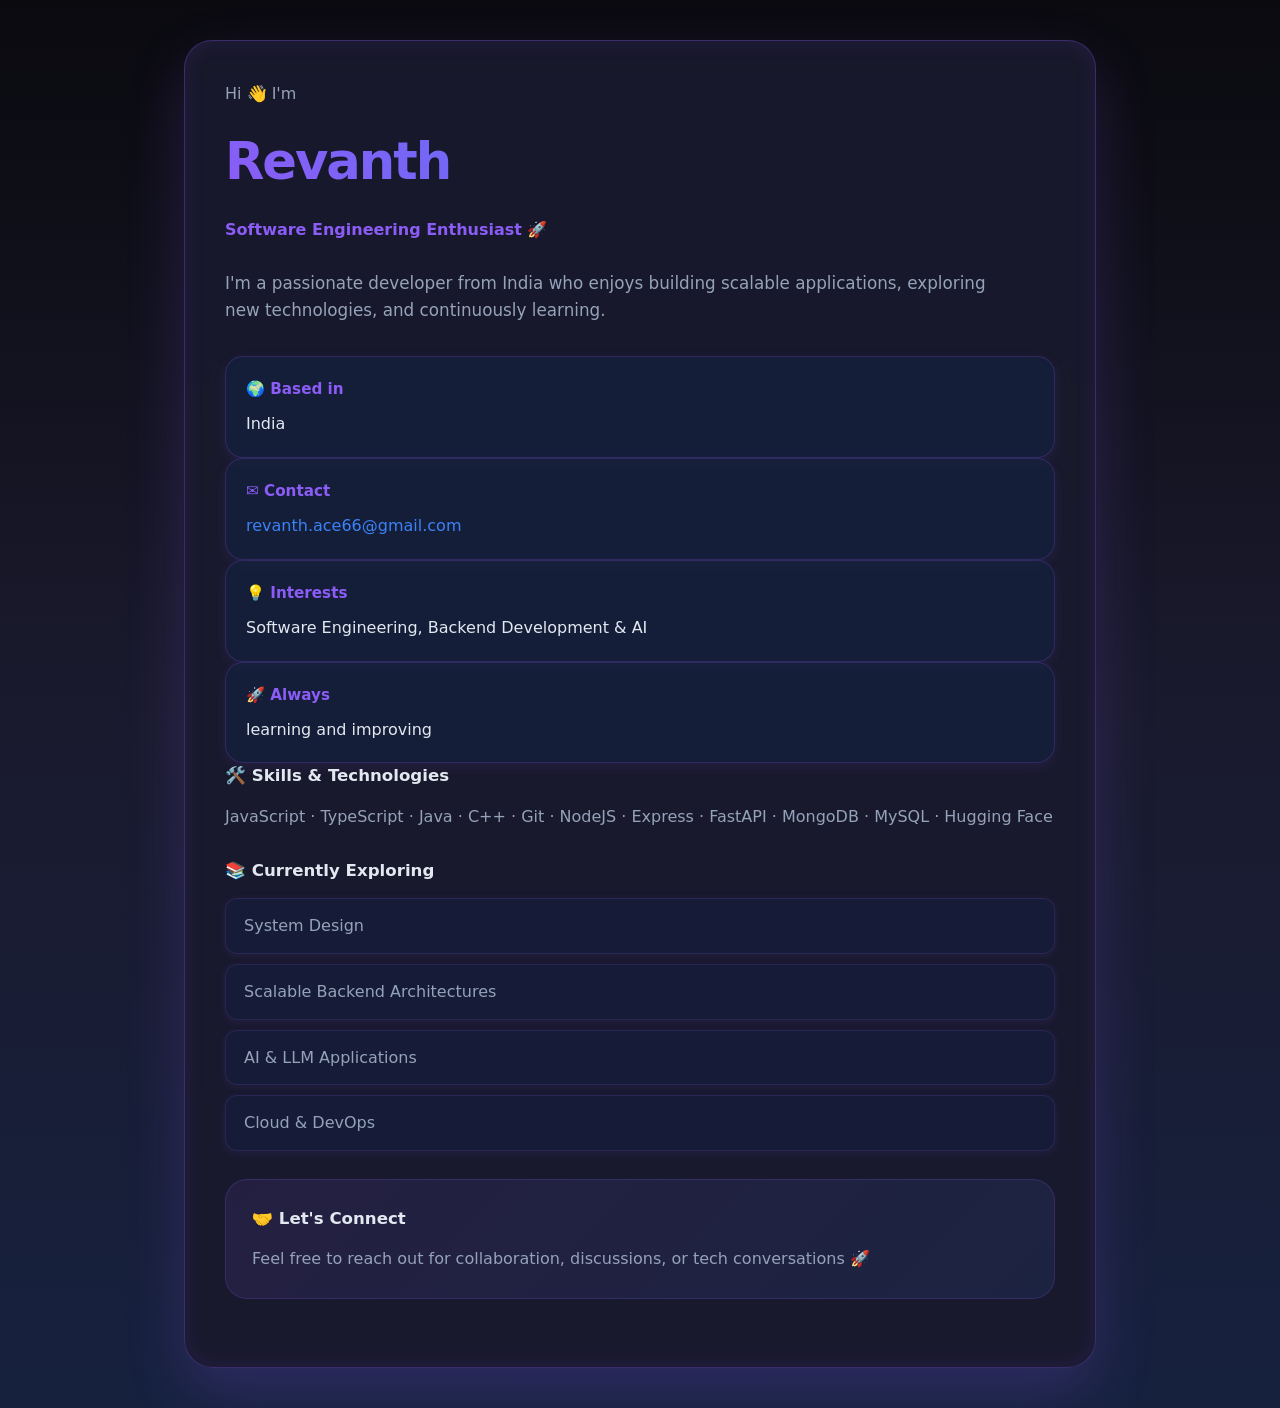
<file: index.html>
<!DOCTYPE html>
<html lang="en">
<head>
  <meta charset="UTF-8" />
  <meta name="viewport" content="width=device-width, initial-scale=1.0" />
  <title>Revanth | Software Engineering Enthusiast</title>
  <link rel="stylesheet" href="styles.css" />
</head>
<body>
  <main class="page-container">
    <section class="hero-card">
      <div class="hero-header">
        <p class="wave">Hi 👋 I'm</p>
        <h1>Revanth</h1>
        <p class="subtitle">Software Engineering Enthusiast 🚀</p>
      </div>

      <p class="intro">
        I'm a passionate developer from India who enjoys building scalable applications, exploring new technologies, and continuously learning.
      </p>

      <div class="info-grid">
        <div class="info-block">
          <h2>🌍 Based in</h2>
          <p>India</p>
        </div>
        <div class="info-block">
          <h2>✉️ Contact</h2>
          <p><a href="mailto:revanth.ace66@gmail.com">revanth.ace66@gmail.com</a></p>
        </div>
        <div class="info-block">
          <h2>💡 Interests</h2>
          <p>Software Engineering, Backend Development &amp; AI</p>
        </div>
        <div class="info-block">
          <h2>🚀 Always</h2>
          <p>learning and improving</p>
        </div>
      </div>

      <div class="section-block">
        <h2>🛠️ Skills & Technologies</h2>
        <p>JavaScript · TypeScript · Java · C++ · Git · NodeJS · Express · FastAPI · MongoDB · MySQL · Hugging Face</p>
      </div>

      <div class="section-block">
        <h2>📚 Currently Exploring</h2>
        <ul>
          <li>System Design</li>
          <li>Scalable Backend Architectures</li>
          <li>AI &amp; LLM Applications</li>
          <li>Cloud &amp; DevOps</li>
        </ul>
      </div>

      <div class="section-block connect-block">
        <h2>🤝 Let's Connect</h2>
        <p>Feel free to reach out for collaboration, discussions, or tech conversations 🚀</p>
      </div>
    </section>
  </main>
</body>
</html>
</file>
<file: styles.css>
:root {
  color-scheme: dark;
  font-family: Inter, ui-sans-serif, system-ui, -apple-system, BlinkMacSystemFont, "Segoe UI", sans-serif;
  --bg-primary: #0a0a0f;
  --bg-secondary: #1a1a2e;
  --bg-accent: #16213e;
  --text-primary: #e2e8f0;
  --text-secondary: #94a3b8;
  --accent-purple: #8b5cf6;
  --accent-blue: #3b82f6;
  --accent-green: #10b981;
  --glow: rgba(139, 92, 246, 0.5);
  line-height: 1.6;
}

* {
  box-sizing: border-box;
}

html, body {
  margin: 0;
  min-height: 100%;
  background: var(--bg-primary);
  color: var(--text-primary);
}

body {
  background: linear-gradient(180deg, var(--bg-primary) 0%, var(--bg-secondary) 50%, var(--bg-accent) 100%);
  position: relative;
  overflow-x: hidden;
}

body::before {
  content: '';
  position: fixed;
  top: 0;
  left: 0;
  width: 100%;
  height: 100%;
  background-image:
    radial-gradient(2px 2px at 20px 30px, var(--accent-purple), transparent),
    radial-gradient(2px 2px at 40px 70px, var(--accent-blue), transparent),
    radial-gradient(1px 1px at 90px 40px, var(--accent-green), transparent),
    radial-gradient(1px 1px at 130px 80px, var(--accent-purple), transparent),
    radial-gradient(2px 2px at 160px 30px, var(--accent-blue), transparent);
  background-repeat: repeat;
  background-size: 200px 100px;
  animation: twinkle 4s ease-in-out infinite alternate;
  pointer-events: none;
  z-index: -1;
}

@keyframes twinkle {
  0% { opacity: 0.3; }
  100% { opacity: 0.8; }
}

.page-container {
  max-width: 960px;
  padding: 40px 24px;
  margin: 0 auto;
}

.hero-card {
  background: rgba(26, 26, 46, 0.95);
  border: 1px solid rgba(139, 92, 246, 0.3);
  border-radius: 28px;
  box-shadow: 0 24px 60px rgba(139, 92, 246, 0.2), inset 0 0 20px rgba(139, 92, 246, 0.1);
  padding: 40px;
  backdrop-filter: blur(10px);
  animation: float 6s ease-in-out infinite;
}

@keyframes float {
  0%, 100% { transform: translateY(0px); }
  50% { transform: translateY(-5px); }
}

.hero-header {
  display: grid;
  gap: 14px;
}

.wave {
  margin: 0;
  font-size: 1rem;
  color: var(--text-secondary);
}

h1 {
  font-size: clamp(2.75rem, 4vw, 4rem);
  margin: 0;
  letter-spacing: -0.04em;
  background: linear-gradient(45deg, var(--accent-purple), var(--accent-blue));
  -webkit-background-clip: text;
  -webkit-text-fill-color: transparent;
  background-clip: text;
}

.subtitle {
  margin: 0;
  color: var(--accent-purple);
  font-weight: 600;
}

.intro {
  margin: 28px 0 32px;
  max-width: 780px;
  font-size: 1.05rem;
  color: var(--text-secondary);
}

.info-block {
  background: rgba(22, 33, 62, 0.8);
  border-radius: 18px;
  border: 1px solid rgba(139, 92, 246, 0.2);
  padding: 20px;
  box-shadow: 0 4px 12px rgba(139, 92, 246, 0.1);
}

.info-block h2 {
  margin: 0 0 10px;
  font-size: 0.95rem;
  color: var(--accent-purple);
}

.info-block p {
  margin: 0;
  color: var(--text-primary);
}

.info-block a {
  color: var(--accent-blue);
  text-decoration: none;
}

.section-block {
  margin-bottom: 28px;
}

.section-block h2 {
  margin: 0 0 14px;
  font-size: 1.04rem;
  color: var(--text-primary);
}

.section-block p,
.section-block ul {
  margin: 0;
  color: var(--text-secondary);
}

.section-block ul {
  list-style: none;
  padding: 0;
  display: grid;
  gap: 10px;
}

.section-block li {
  background: rgba(22, 33, 62, 0.6);
  border-radius: 12px;
  padding: 14px 18px;
  border: 1px solid rgba(139, 92, 246, 0.15);
  box-shadow: 0 2px 8px rgba(139, 92, 246, 0.1);
}

.connect-block {
  background: linear-gradient(135deg, rgba(139, 92, 246, 0.1), rgba(59, 130, 246, 0.1));
  border-radius: 22px;
  padding: 26px;
  border: 1px solid rgba(139, 92, 246, 0.2);
}

.site-nav {
  display: flex;
  justify-content: flex-end;
  gap: 18px;
  margin-bottom: 28px;
}

.site-nav a {
  color: var(--accent-purple);
  text-decoration: none;
  font-weight: 600;
  transition: color 0.3s ease, text-shadow 0.3s ease;
}

.site-nav a:hover {
  color: var(--accent-blue);
  text-shadow: 0 0 8px var(--glow);
}

.button {
  display: inline-flex;
  align-items: center;
  justify-content: center;
  background: linear-gradient(45deg, var(--accent-purple), var(--accent-blue));
  color: white;
  border: none;
  border-radius: 999px;
  padding: 12px 20px;
  text-decoration: none;
  font-weight: 600;
  transition: all 0.3s ease;
  box-shadow: 0 4px 15px rgba(139, 92, 246, 0.4);
  position: relative;
  overflow: hidden;
}

.button::before {
  content: '';
  position: absolute;
  top: 0;
  left: -100%;
  width: 100%;
  height: 100%;
  background: linear-gradient(90deg, transparent, rgba(255, 255, 255, 0.2), transparent);
  transition: left 0.5s;
}

.button:hover::before {
  left: 100%;
}

.button:hover {
  transform: translateY(-2px) scale(1.05);
  box-shadow: 0 8px 25px rgba(139, 92, 246, 0.6);
}

.secondary {
  background: transparent;
  color: var(--accent-purple);
  border: 1px solid rgba(139, 92, 246, 0.5);
  box-shadow: none;
}

.secondary:hover {
  background: rgba(139, 92, 246, 0.1);
  box-shadow: 0 4px 15px rgba(139, 92, 246, 0.3);
}

.blog-preview-block {
  background: rgba(22, 33, 62, 0.8);
  border: 1px solid rgba(139, 92, 246, 0.2);
  border-radius: 22px;
  padding: 24px;
}

.blog-preview-card {
  display: grid;
  grid-template-columns: 1fr auto;
  gap: 18px;
  align-items: center;
  margin-top: 18px;
}

.blog-preview-card h3 {
  margin: 0 0 8px;
  font-size: 1.1rem;
  color: var(--text-primary);
}

.blog-preview-card p {
  margin: 0;
  color: var(--text-secondary);
}

.blog-page-header {
  margin-bottom: 28px;
}

.blog-list {
  display: grid;
  gap: 22px;
}

.blog-card {
  background: rgba(26, 26, 46, 0.9);
  border: 1px solid rgba(139, 92, 246, 0.2);
  border-radius: 22px;
  padding: 26px;
  box-shadow: 0 4px 12px rgba(139, 92, 246, 0.1);
}

.blog-card h2 {
  margin: 0 0 12px;
  color: var(--text-primary);
}

.blog-card p {
  margin: 0 0 14px;
  color: var(--text-secondary);
}

.blog-meta {
  display: flex;
  justify-content: space-between;
  gap: 16px;
  flex-wrap: wrap;
  color: var(--text-secondary);
  font-size: 0.95rem;
}

.article-content {
  display: grid;
  gap: 22px;
  margin-top: 28px;
}

.article-content h2 {
  margin: 0;
  color: var(--text-primary);
}

.article-content p,
.article-content ul,
.article-content ol {
  margin: 0;
  color: var(--text-primary);
}

.article-content ul,
.article-content ol {
  padding-left: 1.25rem;
}

.article-content li {
  margin-bottom: 12px;
}

@media (max-width: 640px) {
  .page-container {
    padding: 24px 16px;
  }

  .hero-card {
    padding: 28px 20px;
  }
}
</file>
